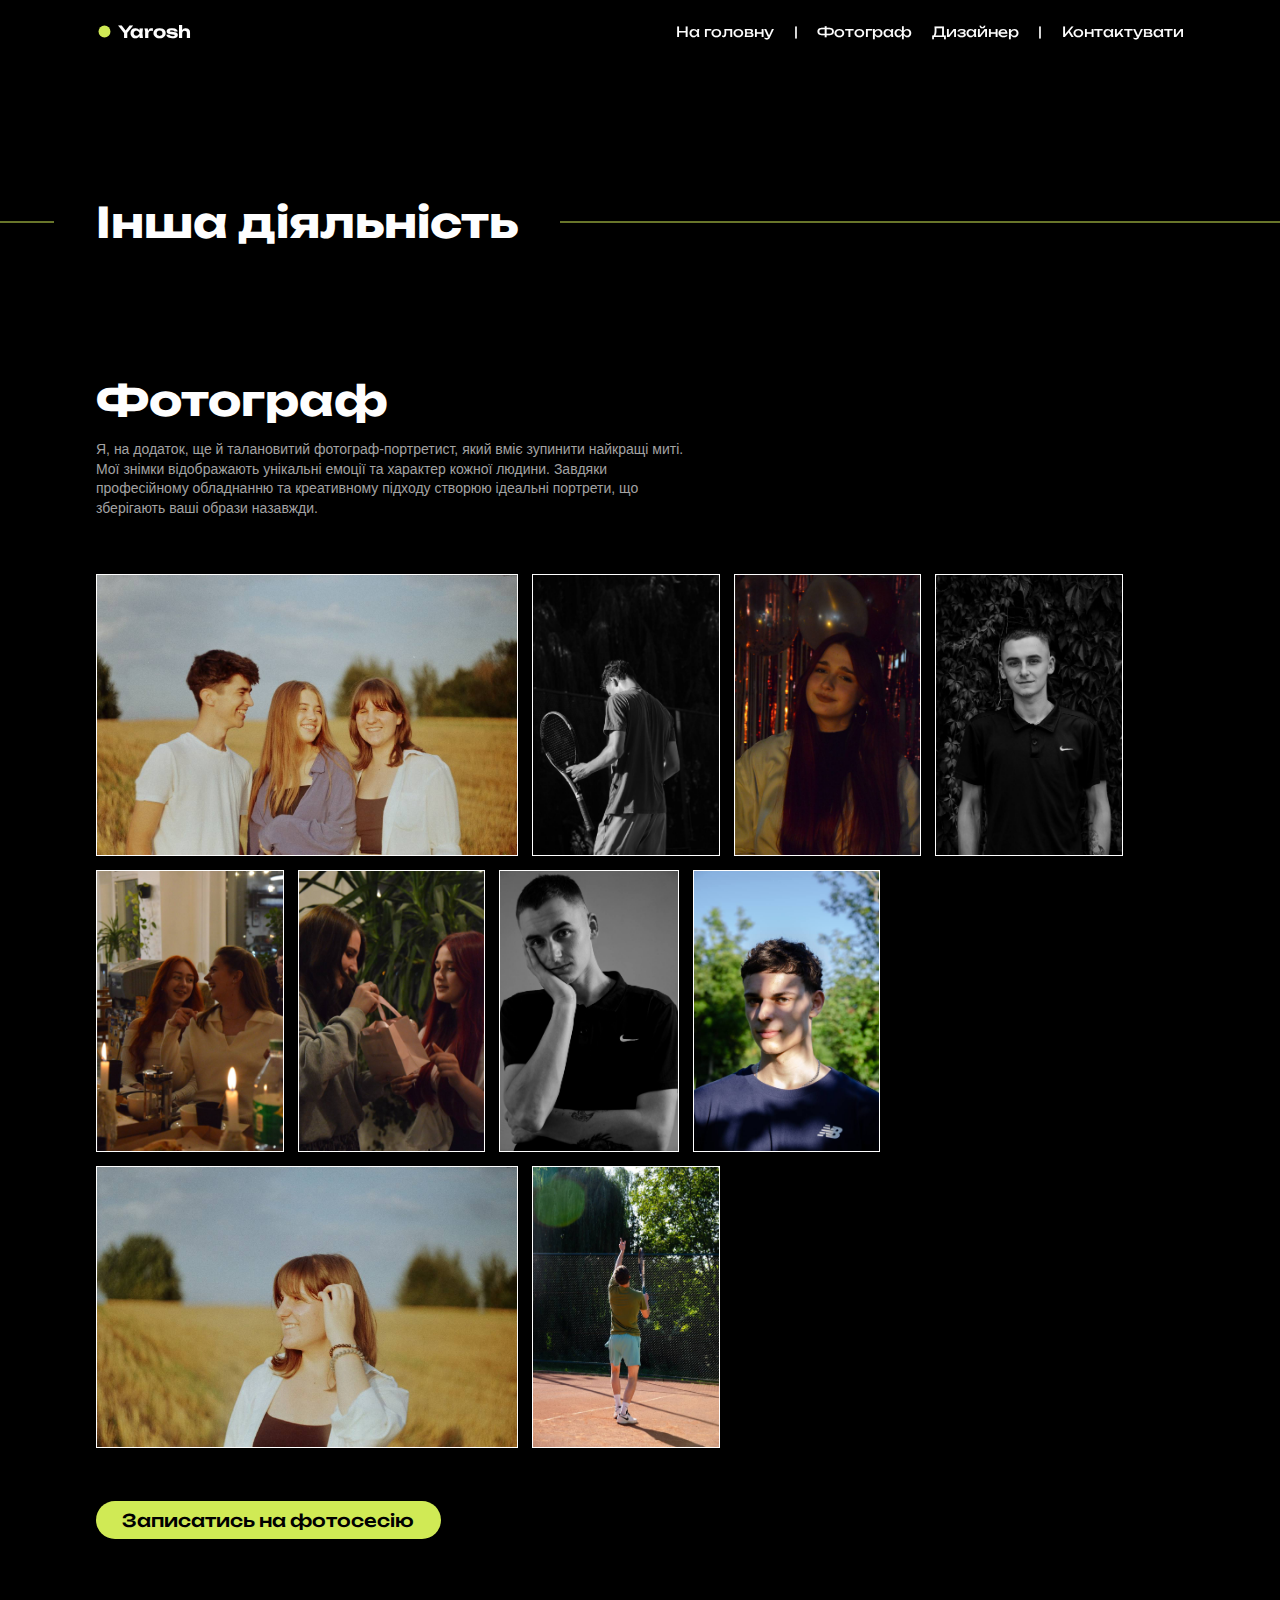
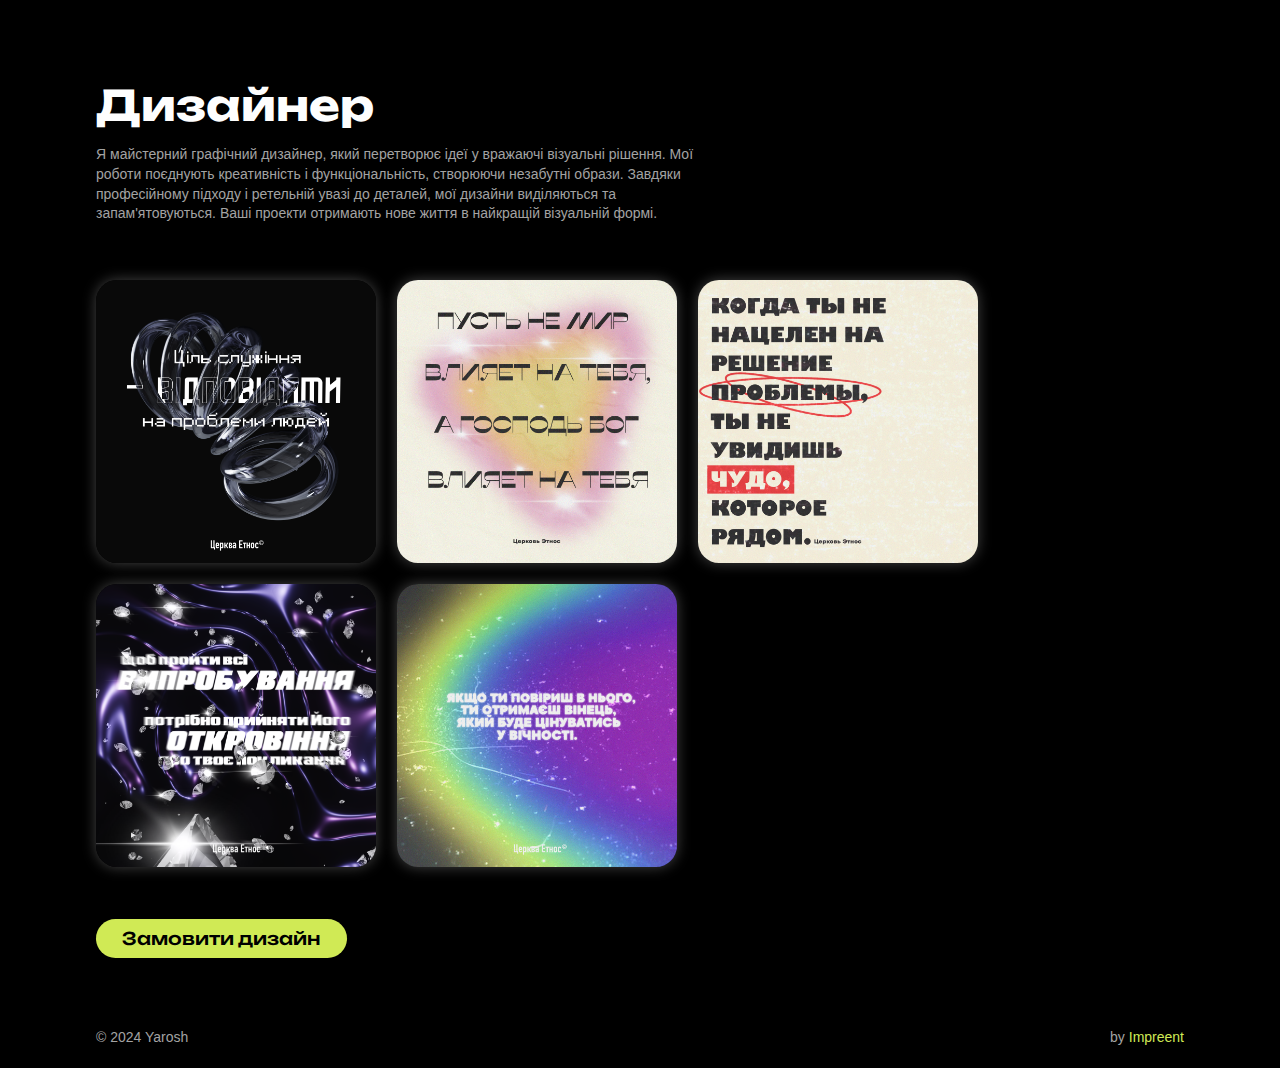
<file: other.html>
<!DOCTYPE html>
<html lang="uk">
<head>
    <meta charset="UTF-8">
    <meta name="viewport" content="width=device-width, initial-scale=1.0">
    <meta name="robots" content="index, follow">
    <meta name="twitter:card" content="summary_large_image">
    <meta name="twitter:image" content="./static/img/logo-bg.svg">
    <meta property="og:image" content="./static/img/logo-bg.svg">

    <meta name="description" content="">
    <meta property="og:description" content="">
    <meta name="twitter:description" content="">
    <meta name="keywords" content="дизайнер, графічний дизайнер, фотограф, репетитор, англійська, викладач">
    <meta property="og:title" content="Yarosh">
    <meta name="twitter:title" content="Yarosh">
 
    <title>Yarosh</title>

    <link rel="shortcut icon" href="./static/img/logo.svg" type="image/svg+xml">
    <link rel="stylesheet" href="./static/index.css">
    <script src="./static/index.js" defer></script>
</head>
<body>
    <nav>
        <section>
            <a class="logo" href="index.html">
                <img src="./static/img/logo.svg" alt="Yarosh - Фотограф, дизайнер, викладач">
                Yarosh
            </ф>
            <div class="menu">
                <a href="index.html">На головну</a>
                <a class="dummy">|</a>
                <a href="#photo">Фотограф</a>
                <a href="#design">Дизайнер</a>
                <a class="dummy">|</a>
                <a href="index.html#contact">Контактувати</a>
            </div>
            <img class="mobile-menu-btn" src="./static/img/icons/menu.svg" alt="mobile menu btn">
        </section>
    </nav>
    <section id="photo">
        <h1 class="section-title" style="margin: 3em 0 3em 0;">Інша діяльність <div class="line"></div></h1>
        <h1 class="section-title">Фотограф</h1>
        <p class="section-subtitle">
            Я, на додаток, ще й талановитий фотограф-портретист, який вміє зупинити найкращі миті. Мої знімки відображають унікальні емоції та характер кожної людини. Завдяки професійному обладнанню та креативному підходу створюю ідеальні портрети, що зберігають ваші образи назавжди.
        </p>
        <!-- <div class="features-wrapper">
            <div class="feature" style="background-color: var(--brand3)">
                <p class="title">Знання мови</p>
                <h3 class="value">B-2+</h3>
            </div>
            <div class="feature" style="background-color: var(--brand1)">
                <p class="title">Освіта</p>
                <h3 class="value">Студент</h3>
            </div>
            <div class="feature" style="background-color: var(--brand2)">
                <p class="title">Пробне заняття</p>
                <h3 class="value">+</h3>
            </div>
        </div> -->
        <div class="photos-wrapper">
            <!-- <div class="carousel"> -->
                <img src="./static/img/photos/1.friends.jpg" alt="Фотопортрет">
                <img src="./static/img/photos/5.guy-tennis-gray.jpg" alt="Фотопортрет">
                <img src="./static/img/photos/2.girl-ballons.png" alt="Фотопортрет">
                <img src="./static/img/photos/3.guy-gray-stand.jpg" alt="Фотопортрет">
                <img src="./static/img/photos/2.girls-laugh.png" alt="Фотопортрет">
                <img src="./static/img/photos/2.girls-pack.png" alt="Фотопортрет">
                <img src="./static/img/photos/3.guy-gray-hand.jpg" alt="Фотопортрет">
                <img src="./static/img/photos/4.guy-shadow.jpg" alt="Фотопортрет">
                <img src="./static/img/photos/1.girl-field.jpg" alt="Фотопортрет">
                <img src="./static/img/photos/5.guy-tennis-color.jpg" alt="Фотопортрет">
            <!-- </div> -->
        </div>  
        <a href="index.html#contact" class="brand-btn">Записатись на фотосесію</a>
    </section>
    <section id="design">
        <h1 class="section-title" style="text-align: center">Дизайнер</h1>
        <p class="section-subtitle">
            Я майстерний графічний дизайнер, який перетворює ідеї у вражаючі візуальні рішення. Мої роботи поєднують креативність і функціональність, створюючи незабутні образи. Завдяки професійному підходу і ретельній увазі до деталей, мої дизайни виділяються та запам'ятовуються. Ваші проекти отримають нове життя в найкращій візуальній формі.
        </p>
        <div class="designs-wrapper">
            <div class="design">
                <img src="./static/img/design/1.png" alt="Графічний дизайн">
                <p>Інстаграм-пост для протестанської церкви</p>
            </div>
            <div class="design">
                <img src="./static/img/design/2.png" alt="Графічний дизайн">
                <p>Інстаграм-пост для протестанської церкви</p>
            </div>
            <div class="design">
                <img src="./static/img/design/3.png" alt="Графічний дизайн">
                <p>Інстаграм-пост для протестанської церкви</p>
            </div>
            <div class="design">
                <img src="./static/img/design/4.png" alt="Графічний дизайн">
                <p>Інстаграм-пост для протестанської церкви</p>
            </div>
            <div class="design">
                <img src="./static/img/design/5.png" alt="Графічний дизайн">
                <p>Інстаграм-пост для протестанської церкви</p>
            </div>
        </div>
        <a href="index.html#contact" class="brand-btn cta">Замовити дизайн</a>
    </section>
    <footer>
        <input type="hidden" id="regular-inp" value="7437113244:AAF_w_L0DMJiAzsqWQFcqOZndDtTbwGy4zE" data-explanation="well, you gotta understand that you cant have backend on github pages, while the client can't afford a normal hosting, so we had to do this. Please understand us and not break the bot :)">
        <p class="copy">&copy; 2024 Yarosh</p>
        <p class="watermark">by <a target="_blank" href="https://impreent.com">Impreent</a></p>
    </footer>
</body>
</html>
</file>
<file: static/index.css>
@import url('https://fonts.googleapis.com/css2?family=Unbounded:wght@200..900&display=swap');

:root {
    --brand1: #d0ea55;
    --brand2: #e68696;
    --brand3: #fbad1d;
    --bg1: #000;
    --color1: #fefefe;
    --color2: #a3a3a3;
    --font1: 'Unbounded', sans-serif;
    --font2: 'Montserrat', sans-serif;
    font-size: 14px;
}
* {
    font-size: 1em;
    margin: 0;
    padding: 0;
    box-sizing: border-box;
    color: var(--color2);
    font-family: var(--font2);
}
h1, h2, h3, h4, h5, h6 {
    color: var(--color1);
    font-family: var(--font1);
}
h1 { font-size: 3em; font-weight: 800; }
h2 { font-size: 1.8em; font-weight: 700; }
h3 { font-size: 1.6em; font-weight: 650; }
h4 { font-size: 1.4em; font-weight: 600; }
h5 { font-size: 1.2em; font-weight: 600; }

p {
    max-width: 600px;
    line-height: 1.4;
}
html {
    scroll-behavior: smooth;
}
body {
    background-color: var(--bg1);
    overflow-x: hidden;
}
a {
    text-decoration: none;
}


.brand-btn {
    background-color: var(--brand1);
    color: var(--bg1);
    padding: .5em 1.5em;
    font-size: 1.25em;
    margin-top: 3em;
    border-radius: 100em;
    font-family: var(--font1);
    font-weight: 500;
    transition: 50ms;
    display: inline-block;
    text-decoration: none;
    cursor: pointer;
    outline: none;
    border: 0;
}
.brand-btn:hover {
    opacity: .8;
}

nav {
    position: fixed;
    top: 0;
    left: 0;
    background-color: #0009;
    width: 100%;
    padding: 1.5em 0;
    backdrop-filter: blur(.5em);
    z-index: 10;
}
nav section {
    display: flex;
    justify-content: space-between;
    align-items: center;
    padding-top: 0;
    padding-bottom: 0;
}
nav .logo {
    font-weight: 600;
    font-size: 1.2em;
    display: flex;
    align-items: center;
    gap: .3em;
    user-select: none;
    cursor: pointer;
}
nav .logo img {
    width: 1em;
}
nav .menu {
    display: flex;
    gap: 1.4em;
}
nav a {
    color: var(--color1);
    font-weight: 400;
    font-family: var(--font1);
    transition: 50ms;
}
nav a.dummy {
    user-select: none;
}
nav .menu a:not(.dummy):hover {
    color: var(--brand1);
}
nav .mobile-menu-btn {
    display: none;
}

section, footer {
    max-width: 1200px;
    margin-left: auto;
    margin-right: auto;
    padding: 5em 4em;
}
.section-title {
    font-size: 3em;
    font-weight: 700;
    position: relative;
    background-color: var(--bg1);
    width: fit-content;
    padding: 0 1em;
    left: -1em;
}
.section-title .line {
    width: 200vw;
    height: 1px;
    position: absolute;
    background-color: var(--brand1);
    top: 50%;
    translate: -50% -50%;
    z-index: -1;
}
.section-subtitle {
    margin-top: 1em;
    margin-bottom: 4em;
}

/* --- end global styles --- */

#hero {
    max-width: none;
    min-height: 100svh;
    padding: 3em 0;
    display: flex;
    flex-direction: column;
    justify-content: center;
}
#hero .main-img {
    position: absolute;
    height: 100svh;
    left: 0;
    top: 0;
    z-index: -1;
}
#hero .textbox {
    width: 800px;
    margin-left: calc(66vh - 2em);
}
#hero .textbox .subtitle {
    display: flex;
    align-items: center;
    margin-bottom: 1em;
    font-size: 1.3em;
    color: var(--color1);
}
#hero .textbox .subtitle img {
    rotate: 15deg;
    width: 1em;
}
#hero .title {
    font-size: 4.5em;
    text-transform: uppercase;
    font-weight: 800;
}
#hero .location {
    display: flex;
    gap: .3em;
    margin-top: 1em;
}
#hero .location img {
    width: 1em;
}


#about {
    margin-top: 5em;
    margin-bottom: 7em;
}
#about .cards-wrapper {
    display: flex;
    gap: 1.5em;
    margin-top: 1.5em;
    flex-wrap: wrap;
}
#about .card {
    width: 17em;
    max-width: 100%;
    padding: 1.5em;
    border-radius: 1em;
    display: flex;
    flex-direction: column;
    align-items: flex-start;
}
#about .card * {
    color: var(--bg1);
}
#about .card img {
    height: 3em;
    margin-bottom: 4em;
}
#about .card .header {
    font-size: 1.2em;
    margin-bottom: .5em;
}
#about .card .title {
    font-size: 1.45em;
    font-weight: 500;
}
#about .card .bottom-wrapper {
    flex: 1;
    display: flex;
    height: auto;
    flex-direction: column;
    justify-content: space-between;
}
#about .card .cta {
    font-family: var(--font1);
    font-size: .95em;
    font-weight: 400;
    position: relative;
    margin-top: .5em;
    width: fit-content;
}
#about .card .cta::before {
    content: '';
    position: absolute;
    width: 105%;
    height: 2px; 
    background-color: var(--bg1);
    bottom: .05em; 
    left: 0;
    translate: 0 100%;
    transition: 100ms;
}
#about .card .cta:hover::before {
    width: 120%;
}


.section-title.expertise {
    margin-bottom: 1em;
    width: 100%;
}

.features-wrapper {
    display: flex;
    flex-wrap: wrap;
    gap: 1.5em;
    margin-bottom: 2em;
}
.feature {
    width: 15em;
    max-width: 100%;
    border-radius: 1em;
    padding: 1.5em;
}
.feature * {
    color: var(--bg1);
}

#photo .photos-wrapper {
    /* overflow-x: hidden; */
    display: flex;
    /* align-items: center; */
    /* height: 22em; */
    /* border-left: 1px solid var(--brand1); */
    /* border-right: 1px solid var(--brand1); */
    flex-wrap: wrap;
    gap: 1em;
}
/* #photo .carousel {
    display: flex;
    height: 18em;
    position: relative;
    width: 100%;
} */
#photo .photos-wrapper img {
    box-sizing: content-box;
    height: 20em;
    border: 1px solid var(--color1);
}
#photo a {
    display: inline-block;
}

#design .designs-wrapper {
    display: flex;
    flex-wrap: wrap;
    gap: 1.5em;
}

#design .design {
    box-shadow: 0 0 1em #fff4;
    width: 20em;
    max-width: 100%;
    border-radius: 1.5em;
    overflow: hidden;
    position: relative;
}
#design .design img {
    width: 100%;
    height: 100%;
}
#design .design p {
    opacity: 0;
    position: absolute;
    bottom: 0;
    left: 0;
    padding: 1.5em;
    background-color: #fffe;
    width: 100%;
    height: 100%;
    display: flex;
    align-items: center;
    color: var(--bg1);
    font-size: 1.2em;
    transition: 300ms;
}
#design .design:hover p {
    opacity: 1;
}
/* #design .cta {
    margin-left: auto;
    margin-right: auto;
    display: block;
    width: fit-content;
} */

#main-activity .section-title {
    margin-bottom: 0;
}
#main-activity .section-subtitle {
    margin-bottom: 2em;
}

#contact {
    margin-top: 5em;
}
#contact .section-title {
    margin-bottom: 1em;
}
#contact form {
    width: 400px;
    max-width: 100%;
}
#contact label {
    position: relative;
    left: 1.5em;
    top: .6em;
    background-color: var(--bg1);
    border-radius: .2em;
}
#contact input, #contact select, #contact textarea {
    background-color: #0000;
    resize: none;
    border: 1px solid #777;
    padding: 1.2em 1.5em;
    border-radius: .7em;
    appearance: none;
    width: 100%;
    outline: none;
    transition: 50ms;
}
#contact input:focus, #contact select:focus, #contact textarea:focus {
    border-color: var(--brand1);
}
#contact select {
    border-top-left-radius: 1.5em;
    border-top-right-radius: 1.5em;
}
#contact button {
    margin-top: .7em;
    border-radius: .7em .7em 1.5em 1.5em;
    width: 100%;
}
#contact-res {
    margin-top: 1.5em;
    font-weight: 600;
    text-align: center;
    color: var(--brand1);
}
#contact-res.err {
    color: #ed611a;
}

footer {
    display: flex;
    flex-wrap: wrap;
    justify-content: space-between;
    gap: .7em 1.5em;
    padding-top: 0;
    padding-bottom: 1.5em;
}
footer .watermark a {
    color: var(--brand1);
}
footer .menu {
    display: flex;
    gap: .5em 1em;
    align-items: center;
}
footer .menu a:hover {
    color: var(--brand1);
}


@media (max-width: 800px) {
    nav {
        width: 100svw;
        padding-top: 1em;
        padding-bottom: 1em;
    }
    nav a.dummy {
        display: none;
    }
    nav .mobile-menu-btn {
        display: block;
        height: 2.5em;
        z-index: 11;
    }
    nav .menu {
        display: none;
        flex-direction: column;
        justify-content: center;
        align-items: center;
        position: fixed;
        top: 0;
        left: 0;
        height: 100vh;
        width: 100%;
        background-color: #000e;
        gap: 2.5em;
    }
    nav .menu.open {
        display: flex;
    }
    
    #hero .textbox {
        margin-left: 2em;
        width: calc(100% - 4em);
    }
}
@media (max-width: 600px) {
    :root {
        font-size: 13px;
    }
    section, footer {
        padding-left: 2em;
        padding-right: 2em;
    }
    .section-title {
        font-size: 2em;
    }
    .section-title .line {
        left: 0;
    }

    #hero {
        height: fit-content;
    }
    #hero .main-img {
        width: 100%;
        height: unset;
    }
    #hero .title {
        font-size: 3em;
        text-shadow: 0 0 .5em #000;
    }

    #design .design {
        width: 100%;
    }

    #photo img.vert {
        height: unset;
        width: calc(100% - 1em);
    }
}
</file>
